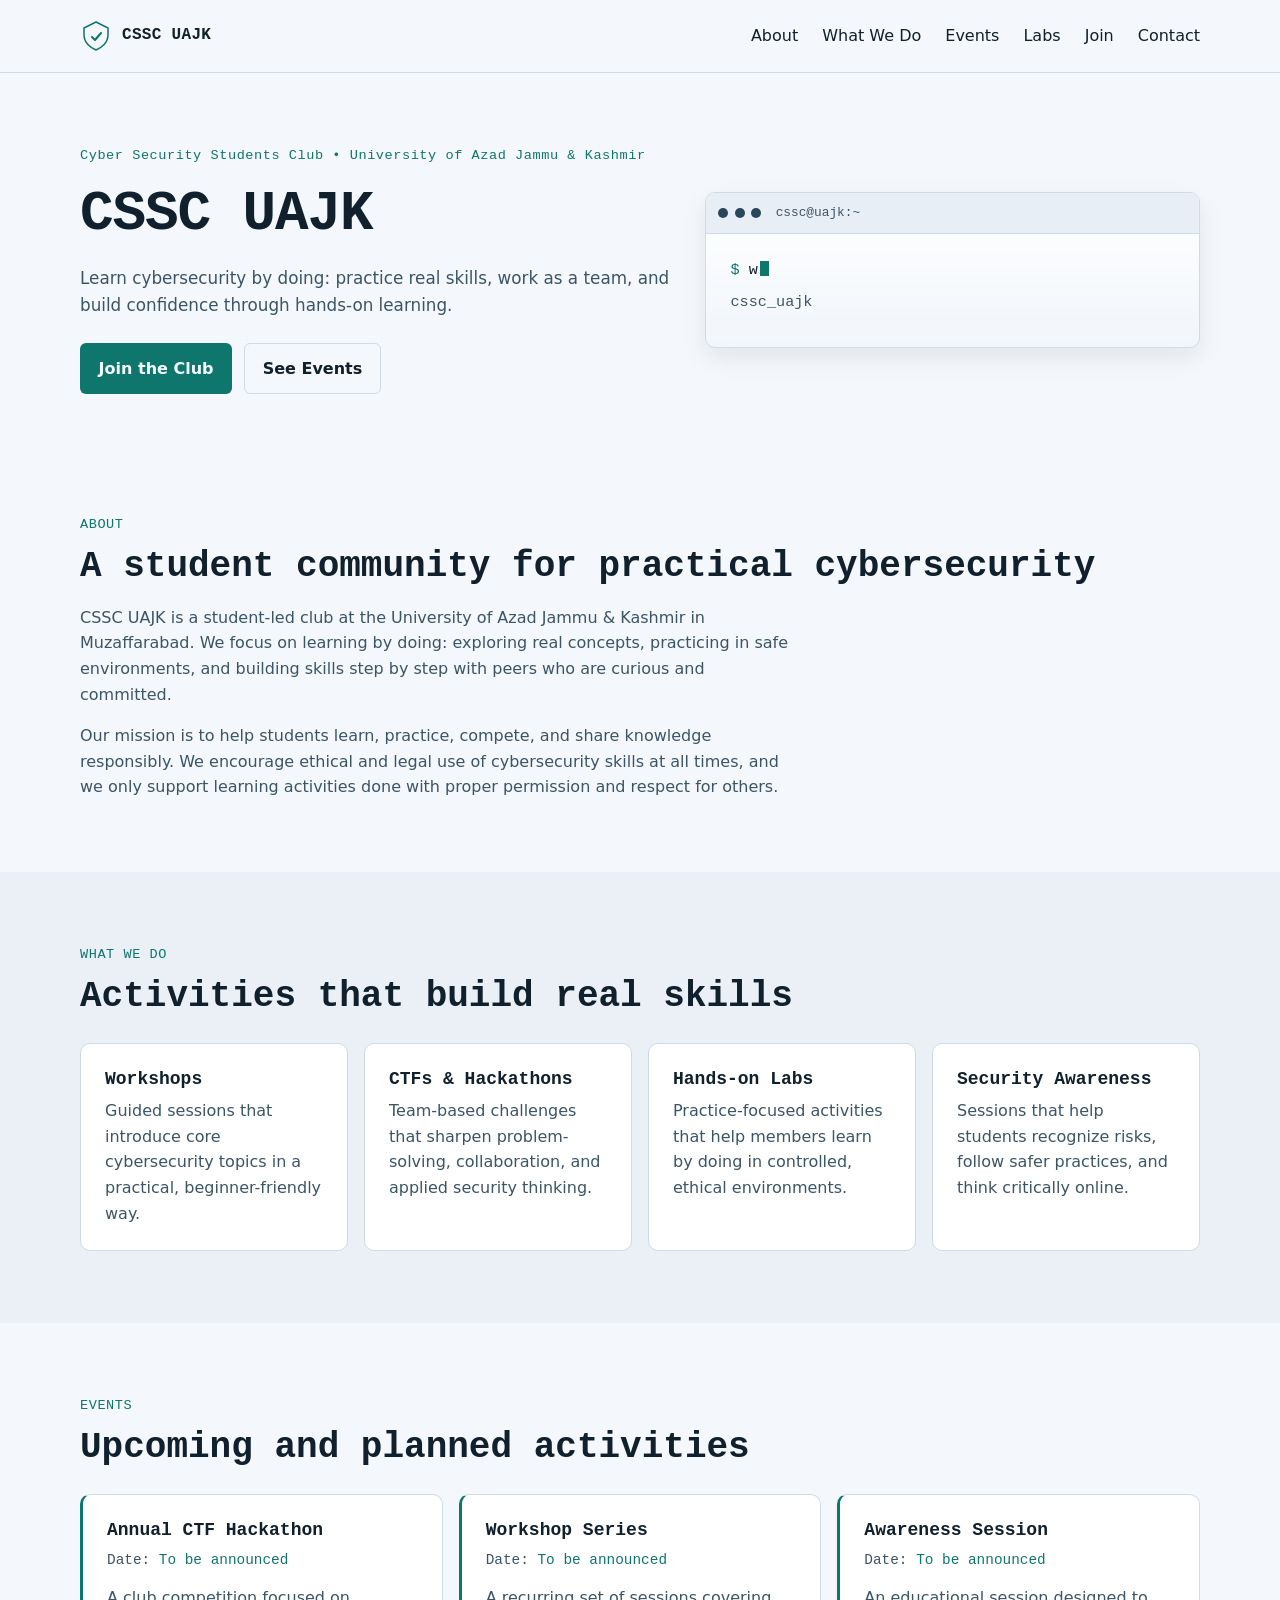
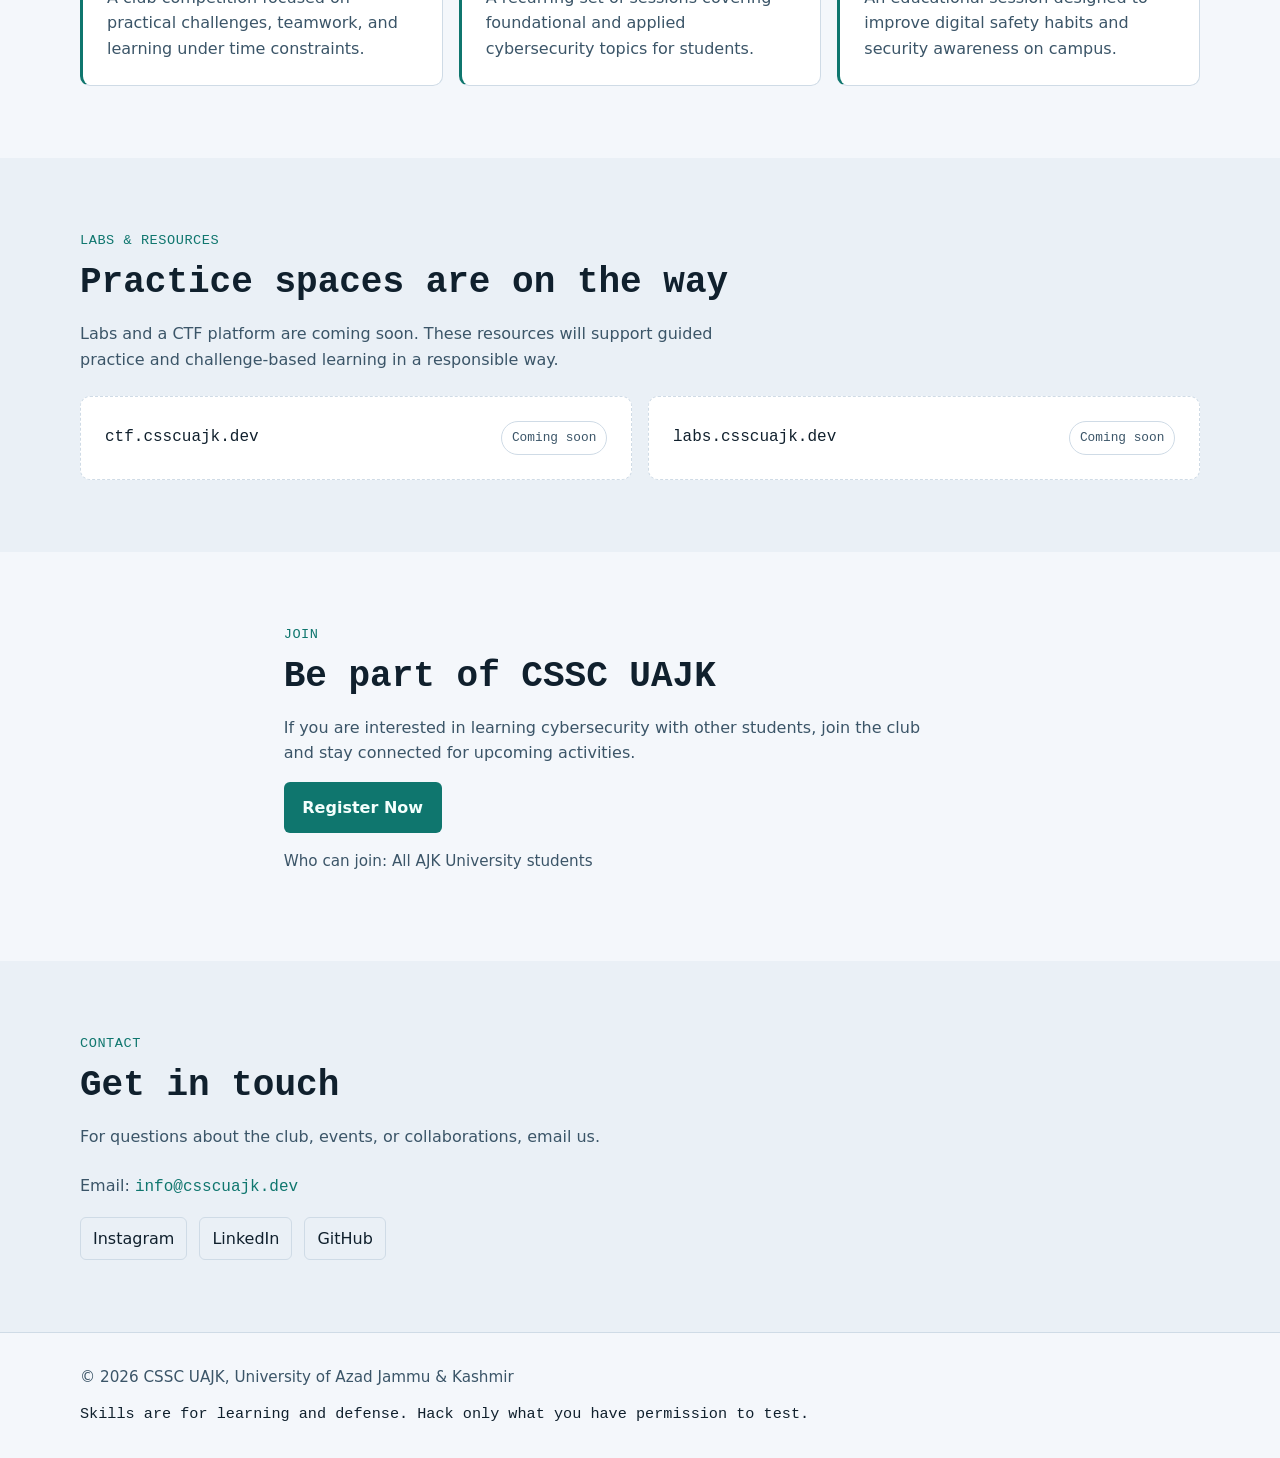
<file: index.html>
<!doctype html>
<html lang="en">
<head>
  <meta charset="utf-8">
  <meta name="viewport" content="width=device-width, initial-scale=1">
  <title>CSSC UAJK — Cyber Security Students Club, University of Azad Jammu &amp; Kashmir</title>
  <meta name="description" content="CSSC UAJK is the Cyber Security Students Club at the University of Azad Jammu &amp; Kashmir. Learn cybersecurity by doing through workshops, CTFs, labs, and awareness sessions.">
  <meta name="theme-color" content="#071018">
  <link rel="canonical" href="https://csscuajk.dev/">

  <meta property="og:type" content="website">
  <meta property="og:title" content="CSSC UAJK — Cyber Security Students Club">
  <meta property="og:description" content="Learn cybersecurity by doing with workshops, CTFs, hands-on labs, and awareness sessions at UAJK.">
  <meta property="og:url" content="https://csscuajk.dev/">
  <meta property="og:site_name" content="CSSC UAJK">

  <meta name="twitter:card" content="summary">
  <meta name="twitter:title" content="CSSC UAJK — Cyber Security Students Club">
  <meta name="twitter:description" content="Learn cybersecurity by doing with workshops, CTFs, hands-on labs, and awareness sessions at UAJK.">
  <meta http-equiv="Content-Security-Policy" content="default-src 'self'; script-src 'self'; style-src 'self'; img-src 'self' data:; font-src 'self'; connect-src 'none'; base-uri 'self'; form-action 'self' https://register.csscuajk.dev;  object-src 'none'">

  <link rel="icon" href="data:image/svg+xml,%3Csvg%20xmlns%3D%22http%3A%2F%2Fwww.w3.org%2F2000%2Fsvg%22%20viewBox%3D%220%200%2064%2064%22%3E%3Cpath%20d%3D%22M32%204%20L56%2016%20V30%20C56%2046%2042%2056%2032%2060%20C22%2056%208%2046%208%2030%20V16%20Z%22%20fill%3D%22none%22%20stroke%3D%22%2356f0c6%22%20stroke-width%3D%223%22%20stroke-linejoin%3D%22round%22%2F%3E%3Cpath%20d%3D%22M24%2034%20L30%2040%20L42%2026%22%20fill%3D%22none%22%20stroke%3D%22%2356f0c6%22%20stroke-width%3D%224%22%20stroke-linecap%3D%22round%22%20stroke-linejoin%3D%22round%22%2F%3E%3C%2Fsvg%3E" type="image/svg+xml">

  <link rel="stylesheet" href="style.css">
</head>
<body>
  <a class="skip-link" href="#main">Skip to main content</a>

  <header class="site-header" id="top">
    <div class="container header-inner">
      <a class="brand" href="#top" aria-label="CSSC UAJK home">
        <span class="brand-mark" aria-hidden="true">
          <svg viewBox="0 0 64 64" role="img" focusable="false">
            <path d="M32 4 L56 16 V30 C56 46 42 56 32 60 C22 56 8 46 8 30 V16 Z" fill="none" stroke="currentColor" stroke-width="3" stroke-linejoin="round"></path>
            <path d="M24 34 L30 40 L42 26" fill="none" stroke="currentColor" stroke-width="4" stroke-linecap="round" stroke-linejoin="round"></path>
          </svg>
        </span>
        <span class="brand-text">CSSC UAJK</span>
      </a>

      <button class="nav-toggle" id="navToggle" type="button" aria-expanded="false" aria-controls="siteNav" aria-label="Open navigation menu">
        <span class="nav-toggle-bar" aria-hidden="true"></span>
        <span class="nav-toggle-bar" aria-hidden="true"></span>
        <span class="nav-toggle-bar" aria-hidden="true"></span>
      </button>

      <nav class="site-nav" id="siteNav" aria-label="Primary">
        <ul class="nav-list">
          <li><a class="nav-link" href="#about">About</a></li>
          <li><a class="nav-link" href="#what-we-do">What We Do</a></li>
          <li><a class="nav-link" href="#events">Events</a></li>
          <li><a class="nav-link" href="#labs">Labs</a></li>
          <li><a class="nav-link" href="#join">Join</a></li>
          <li><a class="nav-link" href="#contact">Contact</a></li>
        </ul>
      </nav>
    </div>
  </header>

  <main id="main">
    <section class="hero" aria-labelledby="heroTitle">
      <div class="container hero-grid">
        <div class="hero-content">
          <p class="eyebrow">Cyber Security Students Club • University of Azad Jammu &amp; Kashmir</p>
          <h1 id="heroTitle">CSSC UAJK</h1>
          <p class="hero-tagline">Learn cybersecurity by doing: practice real skills, work as a team, and build confidence through hands-on learning.</p>
          <div class="hero-actions">
            <a class="btn btn-primary" href="https://register.csscuajk.dev" rel="noopener noreferrer">Join the Club</a>
            <a class="btn btn-secondary" href="#events">See Events</a>
          </div>
        </div>
        <div class="hero-panel" aria-label="Club terminal preview">
          <div class="terminal">
            <div class="terminal-top">
              <span class="terminal-dot" aria-hidden="true"></span>
              <span class="terminal-dot" aria-hidden="true"></span>
              <span class="terminal-dot" aria-hidden="true"></span>
              <span class="terminal-title">cssc@uajk:~</span>
            </div>
            <div class="terminal-body">
              <p class="term-line"><span class="term-prompt">$</span> <span id="typingText" class="term-output" aria-live="polite">whoami</span><span id="typingCaret" class="term-caret" aria-hidden="true"></span></p>
              <p class="term-line term-muted" id="typingStatic" aria-hidden="true">cssc_uajk</p>
            </div>
          </div>
        </div>
      </div>
    </section>

    <section class="section" id="about" aria-labelledby="aboutTitle">
      <div class="container">
        <p class="section-kicker">About</p>
        <h2 id="aboutTitle">A student community for practical cybersecurity</h2>
        <div class="prose">
          <p>CSSC UAJK is a student-led club at the University of Azad Jammu &amp; Kashmir in Muzaffarabad. We focus on learning by doing: exploring real concepts, practicing in safe environments, and building skills step by step with peers who are curious and committed.</p>
          <p>Our mission is to help students learn, practice, compete, and share knowledge responsibly. We encourage ethical and legal use of cybersecurity skills at all times, and we only support learning activities done with proper permission and respect for others.</p>
        </div>
      </div>
    </section>

    <section class="section section-alt" id="what-we-do" aria-labelledby="whatTitle">
      <div class="container">
        <p class="section-kicker">What We Do</p>
        <h2 id="whatTitle">Activities that build real skills</h2>
        <div class="cards-grid">
          <article class="card">
            <h3 class="card-title">Workshops</h3>
            <p class="card-text">Guided sessions that introduce core cybersecurity topics in a practical, beginner-friendly way.</p>
          </article>
          <article class="card">
            <h3 class="card-title">CTFs &amp; Hackathons</h3>
            <p class="card-text">Team-based challenges that sharpen problem-solving, collaboration, and applied security thinking.</p>
          </article>
          <article class="card">
            <h3 class="card-title">Hands-on Labs</h3>
            <p class="card-text">Practice-focused activities that help members learn by doing in controlled, ethical environments.</p>
          </article>
          <article class="card">
            <h3 class="card-title">Security Awareness</h3>
            <p class="card-text">Sessions that help students recognize risks, follow safer practices, and think critically online.</p>
          </article>
        </div>
      </div>
    </section>

    <section class="section" id="events" aria-labelledby="eventsTitle">
      <div class="container">
        <p class="section-kicker">Events</p>
        <h2 id="eventsTitle">Upcoming and planned activities</h2>
        <div class="event-list">
          <article class="event-card">
            <h3 class="event-title">Annual CTF Hackathon</h3>
            <p class="event-meta"><span class="meta-label">Date:</span> <span class="meta-value">To be announced</span></p>
            <p class="event-text">A club competition focused on practical challenges, teamwork, and learning under time constraints.</p>
          </article>
          <article class="event-card">
            <h3 class="event-title">Workshop Series</h3>
            <p class="event-meta"><span class="meta-label">Date:</span> <span class="meta-value">To be announced</span></p>
            <p class="event-text">A recurring set of sessions covering foundational and applied cybersecurity topics for students.</p>
          </article>
          <article class="event-card">
            <h3 class="event-title">Awareness Session</h3>
            <p class="event-meta"><span class="meta-label">Date:</span> <span class="meta-value">To be announced</span></p>
            <p class="event-text">An educational session designed to improve digital safety habits and security awareness on campus.</p>
          </article>
        </div>
      </div>
    </section>

    <section class="section section-alt" id="labs" aria-labelledby="labsTitle">
      <div class="container">
        <p class="section-kicker">Labs &amp; Resources</p>
        <h2 id="labsTitle">Practice spaces are on the way</h2>
        <p class="section-intro">Labs and a CTF platform are coming soon. These resources will support guided practice and challenge-based learning in a responsible way.</p>
        <div class="coming-grid" aria-label="Upcoming platforms">
          <div class="coming-item">
            <p class="coming-name">ctf.csscuajk.dev</p>
            <span class="badge disabled" aria-disabled="true">Coming soon</span>
          </div>
          <div class="coming-item">
            <p class="coming-name">labs.csscuajk.dev</p>
            <span class="badge disabled" aria-disabled="true">Coming soon</span>
          </div>
        </div>
      </div>
    </section>

    <section class="section" id="join" aria-labelledby="joinTitle">
      <div class="container join-wrap">
        <p class="section-kicker">Join</p>
        <h2 id="joinTitle">Be part of CSSC UAJK</h2>
        <p class="section-intro">If you are interested in learning cybersecurity with other students, join the club and stay connected for upcoming activities.</p>
        <a class="btn btn-primary" href="https://register.csscuajk.dev" rel="noopener noreferrer">Register Now</a>
        <p class="join-note">Who can join: All AJK University students</p>
      </div>
    </section>

    <section class="section section-alt" id="contact" aria-labelledby="contactTitle">
      <div class="container">
        <p class="section-kicker">Contact</p>
        <h2 id="contactTitle">Get in touch</h2>
        <p class="section-intro">For questions about the club, events, or collaborations, email us.</p>
        <div class="contact-block">
          <p class="contact-email">
            <span class="contact-label">Email:</span>
            <a class="contact-link" href="mailto:info@csscuajk.dev">info@csscuajk.dev</a>
          </p>
          <div class="socials" aria-label="Social links">
            <a class="social-link" href="https://www.instagram.com/cssc_uajk/" rel="noopener noreferrer">Instagram</a>
            <a class="social-link" href="https://www.linkedin.com/company/cssc-uajk/" rel="noopener noreferrer">LinkedIn</a>
            <a class="social-link" href="https://github.com/csscuajk" rel="noopener noreferrer">GitHub</a>
          </div>
        </div>
      </div>
    </section>
  </main>

  <footer class="site-footer">
    <div class="container footer-inner">
      <p class="footer-copy">© <span id="year"></span> CSSC UAJK, University of Azad Jammu &amp; Kashmir</p>
      <p class="footer-ethics">Skills are for learning and defense. Hack only what you have permission to test.</p>
    </div>
  </footer>

  <script src="script.js"></script>
</body>
</html>
</file>
<file: style.css>
/* CSSC UAJK - main styles */
:root {
  --bg: #071018;
  --bg-alt: #0b1520;
  --surface: #0f1d2b;
  --surface-border: #1b3042;
  --text: #d9e6ef;
  --text-muted: #a8bac8;
  --accent: #56f0c6;
  --accent-strong: #2dd4a8;
  --accent-soft: rgba(86, 240, 198, 0.12);
  --shadow: 0 10px 30px rgba(0, 0, 0, 0.35);
  --radius: 10px;
  --container: 1120px;
  --space-1: 0.5rem;
  --space-2: 0.75rem;
  --space-3: 1rem;
  --space-4: 1.5rem;
  --space-5: 2rem;
  --space-6: 3rem;
  --space-7: 4.5rem;
  --font-sans: ui-sans-serif, system-ui, -apple-system, "Segoe UI", Roboto, Helvetica, Arial, "Noto Sans", "Liberation Sans", sans-serif;
  --font-mono: ui-monospace, SFMono-Regular, Menlo, Monaco, Consolas, "Liberation Mono", "Courier New", monospace;
}

*,
*::before,
*::after {
  box-sizing: border-box;
}

html {
  scroll-behavior: smooth;
}

body {
  margin: 0;
  font-family: var(--font-sans);
  font-size: 1rem;
  line-height: 1.6;
  color: var(--text);
  background-color: var(--bg);
}

a {
  color: var(--accent);
  text-decoration: none;
}

a:hover {
  color: var(--accent-strong);
}

a:focus-visible,
button:focus-visible {
  outline: 2px solid var(--accent);
  outline-offset: 3px;
}

img,
svg {
  max-width: 100%;
  display: block;
}

.container {
  width: min(100% - 2rem, var(--container));
  margin-inline: auto;
}

.skip-link {
  position: absolute;
  left: 0.75rem;
  top: -100%;
  background: var(--accent);
  color: #04110c;
  padding: 0.5rem 0.75rem;
  border-radius: 4px;
  font-weight: 600;
  z-index: 1000;
}

.skip-link:focus {
  top: 0.75rem;
}

.site-header {
  position: sticky;
  top: 0;
  z-index: 999;
  background: rgba(7, 16, 24, 0.92);
  border-bottom: 1px solid var(--surface-border);
  backdrop-filter: blur(8px);
}

.header-inner {
  min-height: 72px;
  display: flex;
  align-items: center;
  justify-content: space-between;
  gap: var(--space-3);
}

.brand {
  display: inline-flex;
  align-items: center;
  gap: 0.625rem;
  color: var(--text);
  font-family: var(--font-mono);
  font-weight: 700;
  letter-spacing: 0.02em;
}

.brand:hover {
  color: var(--text);
}

.brand-mark {
  width: 2rem;
  height: 2rem;
  color: var(--accent);
}

.brand-mark svg {
  width: 100%;
  height: 100%;
}

.nav-toggle {
  display: inline-flex;
  flex-direction: column;
  justify-content: center;
  align-items: center;
  gap: 4px;
  width: 2.75rem;
  height: 2.75rem;
  border: 1px solid var(--surface-border);
  border-radius: 6px;
  background: transparent;
  cursor: pointer;
}

.nav-toggle-bar {
  width: 1.1rem;
  height: 2px;
  background: var(--text);
  border-radius: 2px;
}

.site-nav {
  display: none;
  width: 100%;
}

.site-nav.is-open {
  display: block;
}

.header-inner {
  flex-wrap: wrap;
}

.nav-list {
  list-style: none;
  margin: 0;
  padding: 0 0 var(--space-3);
  display: flex;
  flex-direction: column;
  gap: 0.25rem;
}

.nav-link {
  display: block;
  padding: 0.625rem 0.25rem;
  color: var(--text);
  border-bottom: 1px solid transparent;
}

.nav-link:hover {
  color: var(--accent);
}

.hero {
  padding: var(--space-7) 0 var(--space-6);
}

.hero-grid {
  display: grid;
  gap: var(--space-5);
}

.eyebrow {
  margin: 0 0 var(--space-2);
  color: var(--accent);
  font-family: var(--font-mono);
  font-size: 0.85rem;
  letter-spacing: 0.04em;
}

h1,
h2,
h3 {
  line-height: 1.25;
  margin: 0 0 var(--space-3);
}

h1 {
  font-family: var(--font-mono);
  font-size: clamp(2rem, 6vw, 3.5rem);
  letter-spacing: -0.02em;
}

h2 {
  font-family: var(--font-mono);
  font-size: clamp(1.5rem, 3.5vw, 2.25rem);
}

h3 {
  font-size: 1.125rem;
}

.hero-tagline {
  margin: 0 0 var(--space-4);
  color: var(--text-muted);
  max-width: 60ch;
  font-size: 1.05rem;
}

.hero-actions {
  display: flex;
  flex-wrap: wrap;
  gap: var(--space-2);
}

.btn {
  display: inline-flex;
  align-items: center;
  justify-content: center;
  padding: 0.75rem 1.1rem;
  border-radius: 6px;
  border: 1px solid transparent;
  font-weight: 600;
  text-align: center;
  cursor: pointer;
}

.btn-primary {
  background: var(--accent);
  color: #04110c;
}

.btn-primary:hover {
  background: var(--accent-strong);
  color: #04110c;
}

.btn-secondary {
  background: transparent;
  color: var(--text);
  border-color: var(--surface-border);
}

.btn-secondary:hover {
  border-color: var(--accent);
  color: var(--accent);
}

.terminal {
  border: 1px solid var(--surface-border);
  border-radius: var(--radius);
  background: linear-gradient(180deg, #08131d 0%, #061018 100%);
  box-shadow: var(--shadow);
  overflow: hidden;
}

.terminal-top {
  display: flex;
  align-items: center;
  gap: 0.4rem;
  padding: 0.625rem 0.75rem;
  border-bottom: 1px solid var(--surface-border);
  background: #091824;
}

.terminal-dot {
  width: 0.625rem;
  height: 0.625rem;
  border-radius: 50%;
  background: #2a465a;
}

.terminal-title {
  margin-left: 0.5rem;
  font-family: var(--font-mono);
  font-size: 0.8rem;
  color: var(--text-muted);
}

.terminal-body {
  padding: var(--space-4);
  font-family: var(--font-mono);
  font-size: 0.95rem;
}

.term-line {
  margin: 0 0 0.5rem;
  color: var(--text);
}

.term-prompt {
  color: var(--accent);
}

.term-output {
  color: var(--text);
}

.term-muted {
  color: var(--text-muted);
}

.term-caret {
  display: inline-block;
  width: 0.55rem;
  height: 1em;
  margin-left: 2px;
  background: var(--accent);
  vertical-align: -0.15em;
  animation: blink 1s steps(1) infinite;
}

@keyframes blink {
  50% {
    opacity: 0;
  }
}

.section {
  padding: var(--space-7) 0;
}

.section-alt {
  background: var(--bg-alt);
}

.section-kicker {
  margin: 0 0 0.5rem;
  color: var(--accent);
  font-family: var(--font-mono);
  font-size: 0.85rem;
  letter-spacing: 0.04em;
  text-transform: uppercase;
}

.section-intro {
  color: var(--text-muted);
  max-width: 65ch;
}

.prose p {
  margin: 0 0 var(--space-3);
  color: var(--text-muted);
  max-width: 70ch;
}

.prose p:last-child {
  margin-bottom: 0;
}

.cards-grid {
  display: grid;
  gap: var(--space-3);
  margin-top: var(--space-4);
}

.card {
  background: var(--surface);
  border: 1px solid var(--surface-border);
  border-radius: var(--radius);
  padding: var(--space-4);
}

.card-title {
  font-family: var(--font-mono);
  color: var(--text);
  margin-bottom: 0.5rem;
}

.card-text {
  margin: 0;
  color: var(--text-muted);
}

.event-list {
  display: grid;
  gap: var(--space-3);
  margin-top: var(--space-4);
}

.event-card {
  background: var(--surface);
  border: 1px solid var(--surface-border);
  border-left: 3px solid var(--accent);
  border-radius: var(--radius);
  padding: var(--space-4);
}

.event-title {
  font-family: var(--font-mono);
  margin-bottom: 0.5rem;
}

.event-meta {
  margin: 0 0 0.75rem;
  font-family: var(--font-mono);
  font-size: 0.9rem;
}

.meta-label {
  color: var(--text-muted);
}

.meta-value {
  color: var(--accent);
}

.event-text {
  margin: 0;
  color: var(--text-muted);
}

.coming-grid {
  display: grid;
  gap: var(--space-3);
  margin-top: var(--space-4);
}

.coming-item {
  display: flex;
  flex-wrap: wrap;
  align-items: center;
  justify-content: space-between;
  gap: var(--space-2);
  padding: var(--space-4);
  border: 1px dashed var(--surface-border);
  border-radius: var(--radius);
  background: var(--surface);
}

.coming-name {
  margin: 0;
  font-family: var(--font-mono);
  color: var(--text);
}

.badge {
  display: inline-flex;
  align-items: center;
  padding: 0.35rem 0.6rem;
  border-radius: 999px;
  font-size: 0.8rem;
  font-family: var(--font-mono);
}

.badge.disabled {
  color: var(--text-muted);
  border: 1px solid var(--surface-border);
  background: transparent;
}

.join-wrap {
  max-width: 70ch;
}

.join-note {
  margin-top: var(--space-3);
  color: var(--text-muted);
  font-size: 0.95rem;
}

.contact-block {
  margin-top: var(--space-4);
}

.contact-email {
  margin: 0 0 var(--space-3);
}

.contact-label {
  color: var(--text-muted);
}

.contact-link {
  font-family: var(--font-mono);
}

.socials {
  display: flex;
  flex-wrap: wrap;
  gap: var(--space-2);
}

.social-link {
  display: inline-flex;
  align-items: center;
  padding: 0.5rem 0.75rem;
  border: 1px solid var(--surface-border);
  border-radius: 6px;
  color: var(--text);
}

.social-link:hover {
  border-color: var(--accent);
  color: var(--accent);
}

.site-footer {
  border-top: 1px solid var(--surface-border);
  padding: var(--space-5) 0;
}

.footer-inner {
  display: grid;
  gap: var(--space-2);
}

.footer-copy,
.footer-ethics {
  margin: 0;
  color: var(--text-muted);
  font-size: 0.95rem;
}

.footer-ethics {
  font-family: var(--font-mono);
  color: var(--text);
}

@media (min-width: 768px) {
  .nav-toggle {
    display: none;
  }

  .site-nav {
    display: block;
    width: auto;
  }

  .nav-list {
    flex-direction: row;
    align-items: center;
    gap: var(--space-4);
    padding: 0;
  }

  .nav-link {
    padding: 0.25rem 0;
  }

  .hero-grid {
    grid-template-columns: 1.2fr 1fr;
    align-items: center;
  }

  .cards-grid {
    grid-template-columns: repeat(2, 1fr);
  }

  .event-list {
    grid-template-columns: repeat(3, 1fr);
  }

  .coming-grid {
    grid-template-columns: repeat(2, 1fr);
  }
}

@media (min-width: 1280px) {
  .cards-grid {
    grid-template-columns: repeat(4, 1fr);
  }
}

@media (prefers-reduced-motion: reduce) {
  html {
    scroll-behavior: auto;
  }

  .term-caret {
    animation: none;
  }
}

@media (prefers-color-scheme: light) {
  :root {
    --bg: #f4f7fb;
    --bg-alt: #eaf0f6;
    --surface: #ffffff;
    --surface-border: #cfdbe6;
    --text: #10202d;
    --text-muted: #3b5568;
    --accent: #0f766e;
    --accent-strong: #0b5f59;
    --accent-soft: rgba(15, 118, 110, 0.12);
    --shadow: 0 10px 24px rgba(16, 32, 45, 0.08);
  }

  .site-header {
    background: rgba(244, 247, 251, 0.94);
  }

  .btn-primary {
    color: #f4fffd;
  }

  .btn-primary:hover {
    color: #f4fffd;
  }

  .terminal {
    background: linear-gradient(180deg, #ffffff 0%, #f1f6fb 100%);
  }

  .terminal-top {
    background: #e8eef5;
  }

  .footer-ethics {
    color: var(--text);
  }
}
</file>
